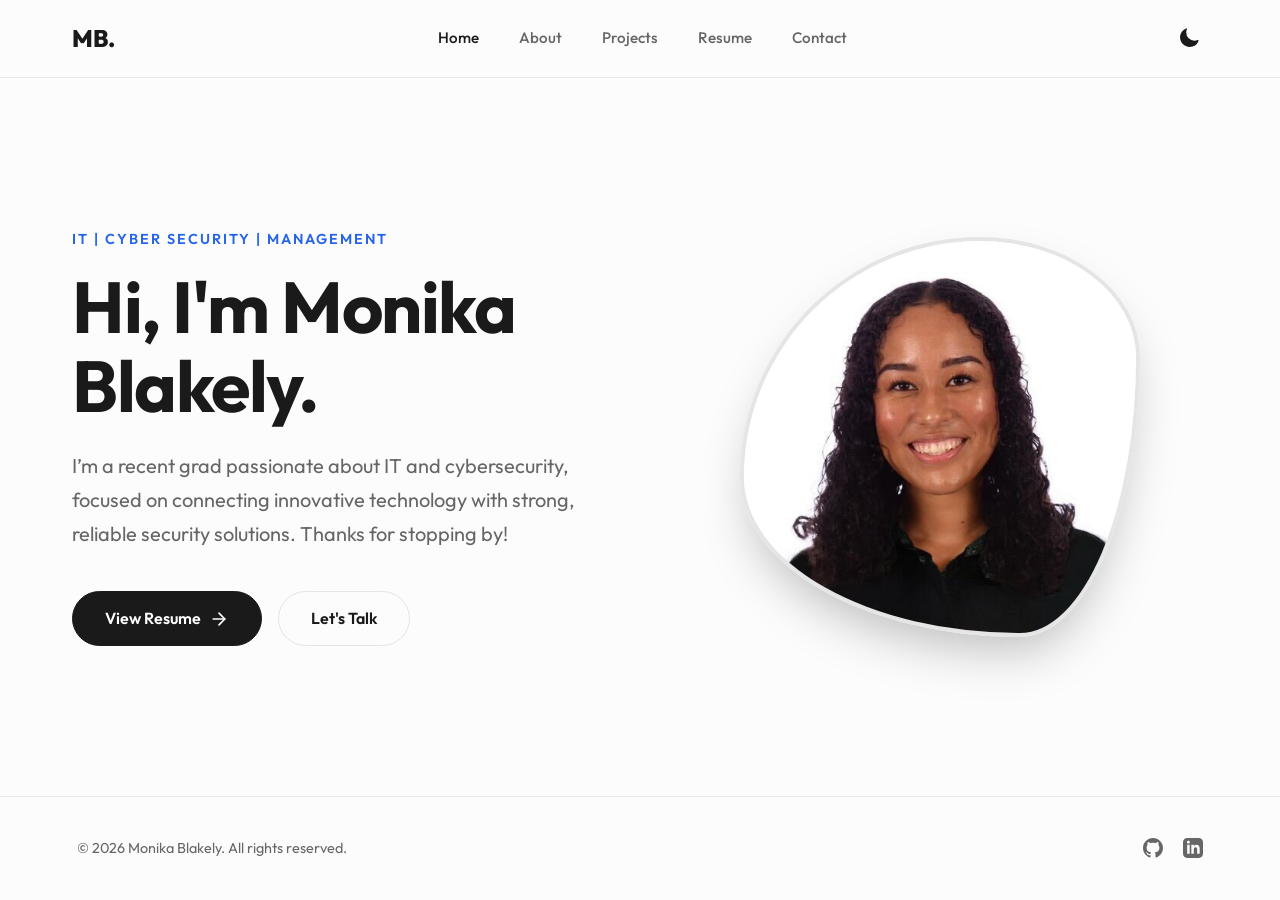
<file: index.html>
<!doctype html>
<html lang="en" data-theme="dark">
  <head>
    <meta charset="UTF-8" />
    <meta name="viewport" content="width=device-width, initial-scale=1" />
    <title>Monika Blakely | IT & Cyber Security Professional</title>

    <!-- SEO -->
    <meta name="description" content="Monika Blakely is an IT and Cyber Security professional based in Virginia, specializing in security architecture, IT management, and innovative technology solutions." />
    <meta name="author" content="Monika Blakely" />
    <meta name="robots" content="index, follow" />
    <link rel="canonical" href="https://monikablakely.github.io/portfolio/" />

    <!-- Open Graph -->
    <meta property="og:title" content="Monika Blakely | IT & Cyber Security Professional" />
    <meta property="og:description" content="I’m a recent grad passionate about IT and cybersecurity, focused on connecting innovative technology with strong, reliable security solutions. Thanks for stopping by my digital space." />
    <meta property="og:type" content="website" />
    <meta property="og:url" content="https://monikablakely.github.io/portfolio/" />

    <!-- Fonts -->
    <link rel="preconnect" href="https://fonts.googleapis.com" />
    <link rel="preconnect" href="https://fonts.gstatic.com" crossorigin />
    <link href="https://fonts.googleapis.com/css2?family=Outfit:wght@300;400;500;600;700;800&display=swap" rel="stylesheet" />

    <!-- Stylesheet -->
    <link rel="stylesheet" href="assets/css/styles.css" />
  </head>
  <body>
    <nav class="navbar" id="navbar">
      <div class="nav-container">
        <a href="index.html" class="nav-brand">MB.</a>

        <div class="nav-links" id="nav-links">
          <a href="index.html" class="active">Home</a>
          <a href="about.html">About</a>
          <a href="projects.html">Projects</a>
          <a href="resume.html">Resume</a>
          <a href="contact.html">Contact</a>
        </div>

        <div class="nav-controls">
          <button class="theme-toggle" id="theme-toggle" aria-label="Toggle Theme">
            <svg id="theme-icon" xmlns="http://www.w3.org/2000/svg" viewBox="0 0 24 24">
              <path
                d="M12 2.25a.75.75 0 0 1 .75.75v2.25a.75.75 0 0 1-1.5 0V3a.75.75 0 0 1 .75-.75ZM7.5 12a4.5 4.5 0 1 1 9 0 4.5 4.5 0 0 1-9 0ZM18.894 6.166a.75.75 0 0 0-1.06-1.06l-1.591 1.59a.75.75 0 1 0 1.06 1.061l1.591-1.59ZM21.75 12a.75.75 0 0 1-.75.75h-2.25a.75.75 0 0 1 0-1.5H21a.75.75 0 0 1 .75.75ZM17.834 18.894a.75.75 0 0 0 1.06-1.06l-1.59-1.591a.75.75 0 1 0-1.061 1.06l1.59 1.591ZM12 18.75a.75.75 0 0 1 .75.75V21a.75.75 0 0 1-1.5 0v-1.5a.75.75 0 0 1 .75-.75ZM6.166 18.894a.75.75 0 0 1-1.06-1.06l1.59-1.591a.75.75 0 1 1 1.061 1.06l-1.59 1.591ZM2.25 12a.75.75 0 0 1 .75-.75H5.25a.75.75 0 0 1 0 1.5H3a.75.75 0 0 1-.75-.75ZM6.166 6.166a.75.75 0 0 1 1.06-1.06l1.59 1.591a.75.75 0 1 1-1.061 1.06l-1.59-1.591Z"
              />
            </svg>
          </button>

          <button class="mobile-toggle" id="mobile-toggle" aria-label="Toggle Menu">
            <svg xmlns="http://www.w3.org/2000/svg" width="24" height="24" fill="none" viewBox="0 0 24 24" stroke="currentColor" stroke-width="2">
              <path stroke-linecap="round" stroke-linejoin="round" d="M4 6h16M4 12h16m-7 6h7" />
            </svg>
          </button>
        </div>
      </div>
    </nav>

    <main>
      <section class="hero">
        <div class="hero-content">
          <span class="hero-subtitle">IT | Cyber Security | Management</span>
          <h1 class="hero-title">Hi, I'm Monika Blakely.</h1>
          <p class="hero-desc">I’m a recent grad passionate about IT and cybersecurity, focused on connecting innovative technology with strong, reliable security solutions. Thanks for stopping by!</p>

          <div class="hero-actions">
            <a href="resume.html" class="btn-primary">
              View Resume
              <svg xmlns="http://www.w3.org/2000/svg" width="20" height="20" viewBox="0 0 24 24" fill="none" stroke="currentColor" stroke-width="2" stroke-linecap="round" stroke-linejoin="round">
                <line x1="5" y1="12" x2="19" y2="12"></line>
                <polyline points="12 5 19 12 12 19"></polyline>
              </svg>
            </a>
            <a href="contact.html" class="btn-secondary">Let's Talk</a>
          </div>
        </div>
        <div class="hero-image-wrapper">
          <img src="assets/images/profile.jpg" alt="Monika Blakely Profile" class="hero-image" />
        </div>
      </section>
    </main>

    <footer>
      <div class="footer-left">&copy; <span id="year">2026</span> Monika Blakely. All rights reserved.</div>
      <div class="socials">
        <a href="https://github.com/monikablakely" target="_blank" rel="noopener noreferrer" aria-label="GitHub">
          <svg xmlns="http://www.w3.org/2000/svg" width="20" height="20" viewBox="0 0 24 24" fill="currentColor">
            <path
              d="M12 0c-6.626 0-12 5.373-12 12 0 5.302 3.438 9.8 8.207 11.387.599.111.793-.261.793-.577v-2.234c-3.338.726-4.033-1.416-4.033-1.416-.546-1.387-1.333-1.756-1.333-1.756-1.089-.745.083-.729.083-.729 1.205.084 1.839 1.237 1.839 1.237 1.07 1.834 2.807 1.304 3.492.997.107-.775.418-1.305.762-1.604-2.665-.305-5.467-1.334-5.467-5.931 0-1.311.469-2.381 1.236-3.221-.124-.303-.535-1.524.117-3.176 0 0 1.008-.322 3.301 1.23.957-.266 1.983-.399 3.003-.404 1.02.005 2.047.138 3.006.404 2.291-1.552 3.297-1.23 3.297-1.23.653 1.653.242 2.874.118 3.176.77.84 1.235 1.911 1.235 3.221 0 4.609-2.807 5.624-5.479 5.921.43.372.823 1.102.823 2.222v3.293c0 .319.192.694.801.576 4.765-1.589 8.199-6.086 8.199-11.386 0-6.627-5.373-12-12-12z"
            />
          </svg>
        </a>
        <a href="https://www.linkedin.com/in/monikablakely/" target="_blank" rel="noopener noreferrer" aria-label="LinkedIn">
          <svg xmlns="http://www.w3.org/2000/svg" width="20" height="20" viewBox="0 0 24 24" fill="currentColor"><path d="M19 0h-14c-2.761 0-5 2.239-5 5v14c0 2.761 2.239 5 5 5h14c2.762 0 5-2.239 5-5v-14c0-2.761-2.238-5-5-5zm-11 19h-3v-11h3v11zm-1.5-12.268c-.966 0-1.75-.79-1.75-1.764s.784-1.764 1.75-1.764 1.75.79 1.75 1.764-.783 1.764-1.75 1.764zm13.5 12.268h-3v-5.604c0-3.368-4-3.113-4 0v5.604h-3v-11h3v1.765c1.396-2.586 7-2.777 7 2.476v6.759z" /></svg>
        </a>
      </div>
    </footer>

    <script src="assets/js/scripts.js"></script>
  </body>
</html>
</file>
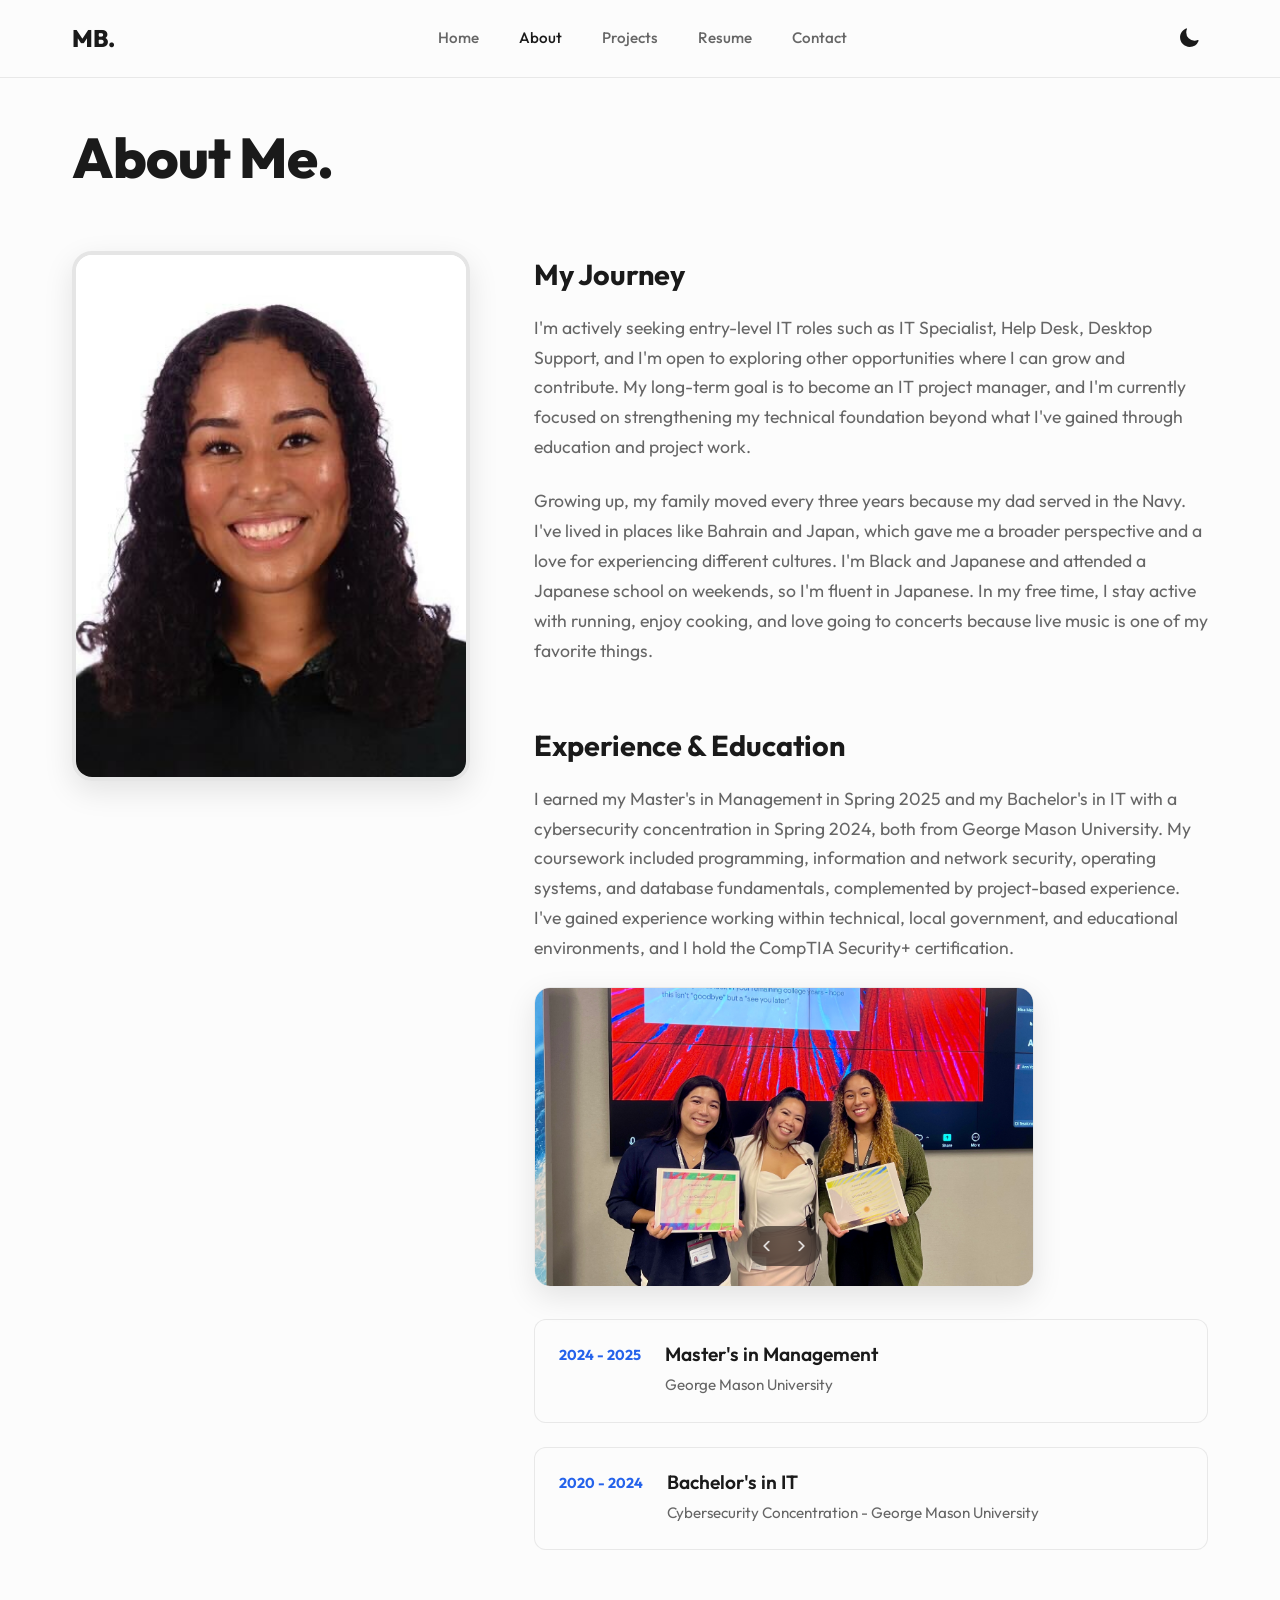
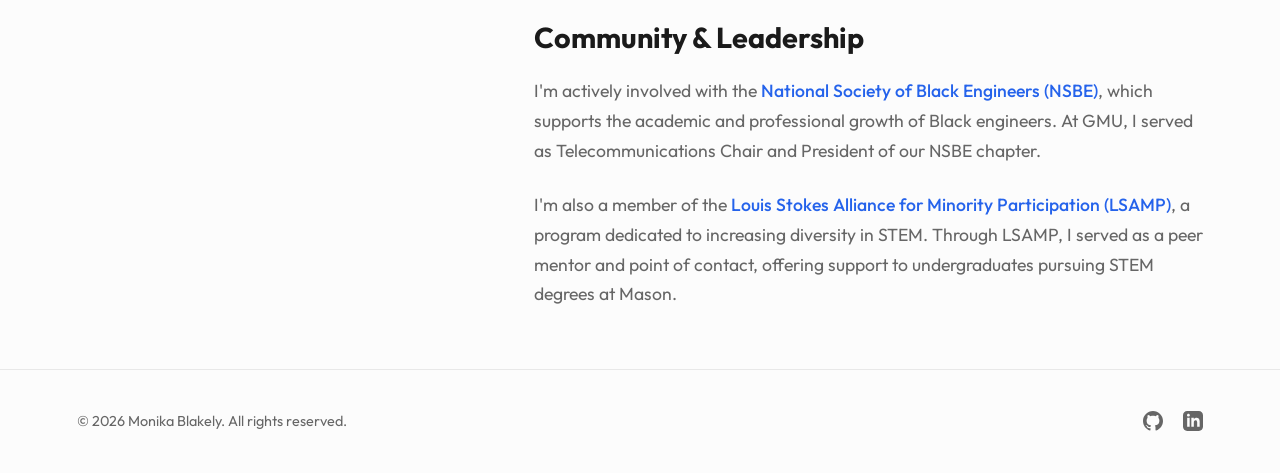
<file: about.html>
<!doctype html>
<html lang="en" data-theme="dark">
  <head>
    <meta charset="UTF-8" />
    <meta name="viewport" content="width=device-width, initial-scale=1" />
    <title>About | Monika Blakely</title>

    <!-- SEO -->
    <meta name="description" content="Learn about Monika Blakely — her journey from George Mason University to IT and Cyber Security, her experience, education, and community leadership." />
    <meta name="author" content="Monika Blakely" />
    <meta name="robots" content="index, follow" />
    <link rel="canonical" href="https://monikablakely.github.io/portfolio/about.html" />

    <!-- Open Graph -->
    <meta property="og:title" content="About | Monika Blakely" />
    <meta property="og:description" content="Learn about Monika Blakely — her journey from George Mason University to IT and Cyber Security, her experience, education, and community leadership." />
    <meta property="og:type" content="website" />
    <meta property="og:url" content="https://monikablakely.github.io/portfolio/about.html" />

    <!-- Fonts -->
    <link rel="preconnect" href="https://fonts.googleapis.com" />
    <link rel="preconnect" href="https://fonts.gstatic.com" crossorigin />
    <link href="https://fonts.googleapis.com/css2?family=Outfit:wght@300;400;500;600;700;800&display=swap" rel="stylesheet" />

    <!-- Stylesheet -->
    <link rel="stylesheet" href="assets/css/styles.css" />
  </head>
  <body>
    <nav class="navbar" id="navbar">
      <div class="nav-container">
        <a href="index.html" class="nav-brand">MB.</a>

        <div class="nav-links" id="nav-links">
          <a href="index.html" class="active">Home</a>
          <a href="about.html">About</a>
          <a href="projects.html">Projects</a>
          <a href="resume.html">Resume</a>
          <a href="contact.html">Contact</a>
        </div>

        <div class="nav-controls">
          <button class="theme-toggle" id="theme-toggle" aria-label="Toggle Theme">
            <svg id="theme-icon" xmlns="http://www.w3.org/2000/svg" viewBox="0 0 24 24">
              <path
                d="M12 2.25a.75.75 0 0 1 .75.75v2.25a.75.75 0 0 1-1.5 0V3a.75.75 0 0 1 .75-.75ZM7.5 12a4.5 4.5 0 1 1 9 0 4.5 4.5 0 0 1-9 0ZM18.894 6.166a.75.75 0 0 0-1.06-1.06l-1.591 1.59a.75.75 0 1 0 1.06 1.061l1.591-1.59ZM21.75 12a.75.75 0 0 1-.75.75h-2.25a.75.75 0 0 1 0-1.5H21a.75.75 0 0 1 .75.75ZM17.834 18.894a.75.75 0 0 0 1.06-1.06l-1.59-1.591a.75.75 0 1 0-1.061 1.06l1.59 1.591ZM12 18.75a.75.75 0 0 1 .75.75V21a.75.75 0 0 1-1.5 0v-1.5a.75.75 0 0 1 .75-.75ZM6.166 18.894a.75.75 0 0 1-1.06-1.06l1.59-1.591a.75.75 0 1 1 1.061 1.06l-1.59 1.591ZM2.25 12a.75.75 0 0 1 .75-.75H5.25a.75.75 0 0 1 0 1.5H3a.75.75 0 0 1-.75-.75ZM6.166 6.166a.75.75 0 0 1 1.06-1.06l1.59 1.591a.75.75 0 1 1-1.061 1.06l-1.59-1.591Z"
              />
            </svg>
          </button>

          <button class="mobile-toggle" id="mobile-toggle" aria-label="Toggle Menu">
            <svg xmlns="http://www.w3.org/2000/svg" width="24" height="24" fill="none" viewBox="0 0 24 24" stroke="currentColor" stroke-width="2">
              <path stroke-linecap="round" stroke-linejoin="round" d="M4 6h16M4 12h16m-7 6h7" />
            </svg>
          </button>
        </div>
      </div>
    </nav>

    <main class="page-main">
      <div class="page-container">
        <h1 class="page-title">About Me.</h1>

        <div class="about-grid">
          <div class="about-image-col">
            <div class="image-stack">
              <img src="assets/images/profile.jpg" alt="Monika Blakely" class="stack-img main-img" loading="lazy" />
            </div>
          </div>

          <div class="about-text-col">
            <h2 class="section-heading">My Journey</h2>
            <p class="section-text">I'm actively seeking entry-level IT roles such as IT Specialist, Help Desk, Desktop Support, and I'm open to exploring other opportunities where I can grow and contribute. My long-term goal is to become an IT project manager, and I'm currently focused on strengthening my technical foundation beyond what I've gained through education and project work.</p>
            <p class="section-text">Growing up, my family moved every three years because my dad served in the Navy. I've lived in places like Bahrain and Japan, which gave me a broader perspective and a love for experiencing different cultures. I'm Black and Japanese and attended a Japanese school on weekends, so I'm fluent in Japanese. In my free time, I stay active with running, enjoy cooking, and love going to concerts because live music is one of my favorite things.</p>

            <h2 class="section-heading mt-2">Experience & Education</h2>
            <p class="section-text">
              I earned my Master's in Management in Spring 2025 and my Bachelor's in IT with a cybersecurity concentration in Spring 2024, both from George Mason University. My coursework included programming, information and network security, operating systems, and database fundamentals, complemented by project-based experience. I've gained experience working within technical, local government, and educational environments, and I hold the CompTIA Security+ certification.
            </p>

            <div class="carousel" id="carousel">
              <div class="carousel-slides" id="carousel-slides">
                <img src="assets/images/gdit.jpg" alt="GDIT Experience" class="carousel-slide" loading="lazy" />
                <img src="assets/images/nsbe.jpg" alt="NSBE Experience" class="carousel-slide" loading="lazy" />
                <img src="assets/images/aws.jpg" alt="AWS Experience" class="carousel-slide" loading="lazy" />
              </div>
              <div class="carousel-controls">
                <button class="carousel-btn" id="prev" aria-label="Previous Slide">
                  <svg xmlns="http://www.w3.org/2000/svg" width="24" height="24" viewBox="0 0 24 24" fill="none" stroke="currentColor" stroke-width="2" stroke-linecap="round" stroke-linejoin="round" data-lucide="chevron-left" aria-hidden="true" style="width: 18px; height: 18px" class="lucide lucide-chevron-left"><path d="m15 18-6-6 6-6"></path></svg>
                </button>
                <button class="carousel-btn" id="next" aria-label="Next Slide">
                  <svg xmlns="http://www.w3.org/2000/svg" width="24" height="24" viewBox="0 0 24 24" fill="none" stroke="currentColor" stroke-width="2" stroke-linecap="round" stroke-linejoin="round" data-lucide="chevron-right" aria-hidden="true" style="width: 18px; height: 18px" class="lucide lucide-chevron-right"><path d="m9 18 6-6-6-6"></path></svg>
                </button>
              </div>
            </div>

            <div class="experience-list">
              <div class="exp-item">
                <span class="exp-year">2024 - 2025</span>
                <div class="exp-details">
                  <h3>Master's in Management</h3>
                  <p>George Mason University</p>
                </div>
              </div>
              <div class="exp-item">
                <span class="exp-year">2020 - 2024</span>
                <div class="exp-details">
                  <h3>Bachelor's in IT</h3>
                  <p>Cybersecurity Concentration - George Mason University</p>
                </div>
              </div>
            </div>

            <h2 class="section-heading mt-2">Community & Leadership</h2>
            <p class="section-text">I'm actively involved with the <a href="https://nsbe.org/" target="_blank" rel="noopener noreferrer" class="text-link">National Society of Black Engineers (NSBE)</a>, which supports the academic and professional growth of Black engineers. At GMU, I served as Telecommunications Chair and President of our NSBE chapter.</p>
            <p class="section-text">I'm also a member of the <a href="https://www.nsf.gov/funding/opportunities/lsamp-louis-stokes-alliances-minority-participation" target="_blank" rel="noopener noreferrer" class="text-link">Louis Stokes Alliance for Minority Participation (LSAMP)</a>, a program dedicated to increasing diversity in STEM. Through LSAMP, I served as a peer mentor and point of contact, offering support to undergraduates pursuing STEM degrees at Mason.</p>
          </div>
        </div>
      </div>
    </main>

    <footer>
      <div class="footer-left">&copy; <span id="year">2026</span> Monika Blakely. All rights reserved.</div>
      <div class="socials">
        <a href="https://github.com/monikablakely" target="_blank" rel="noopener noreferrer" aria-label="GitHub">
          <svg xmlns="http://www.w3.org/2000/svg" width="20" height="20" viewBox="0 0 24 24" fill="currentColor">
            <path
              d="M12 0c-6.626 0-12 5.373-12 12 0 5.302 3.438 9.8 8.207 11.387.599.111.793-.261.793-.577v-2.234c-3.338.726-4.033-1.416-4.033-1.416-.546-1.387-1.333-1.756-1.333-1.756-1.089-.745.083-.729.083-.729 1.205.084 1.839 1.237 1.839 1.237 1.07 1.834 2.807 1.304 3.492.997.107-.775.418-1.305.762-1.604-2.665-.305-5.467-1.334-5.467-5.931 0-1.311.469-2.381 1.236-3.221-.124-.303-.535-1.524.117-3.176 0 0 1.008-.322 3.301 1.23.957-.266 1.983-.399 3.003-.404 1.02.005 2.047.138 3.006.404 2.291-1.552 3.297-1.23 3.297-1.23.653 1.653.242 2.874.118 3.176.77.84 1.235 1.911 1.235 3.221 0 4.609-2.807 5.624-5.479 5.921.43.372.823 1.102.823 2.222v3.293c0 .319.192.694.801.576 4.765-1.589 8.199-6.086 8.199-11.386 0-6.627-5.373-12-12-12z"
            />
          </svg>
        </a>
        <a href="https://www.linkedin.com/in/monikablakely/" target="_blank" rel="noopener noreferrer" aria-label="LinkedIn">
          <svg xmlns="http://www.w3.org/2000/svg" width="20" height="20" viewBox="0 0 24 24" fill="currentColor"><path d="M19 0h-14c-2.761 0-5 2.239-5 5v14c0 2.761 2.239 5 5 5h14c2.762 0 5-2.239 5-5v-14c0-2.761-2.238-5-5-5zm-11 19h-3v-11h3v11zm-1.5-12.268c-.966 0-1.75-.79-1.75-1.764s.784-1.764 1.75-1.764 1.75.79 1.75 1.764-.783 1.764-1.75 1.764zm13.5 12.268h-3v-5.604c0-3.368-4-3.113-4 0v5.604h-3v-11h3v1.765c1.396-2.586 7-2.777 7 2.476v6.759z" /></svg>
        </a>
      </div>
    </footer>

    <script src="assets/js/scripts.js"></script>
  </body>
</html>
</file>
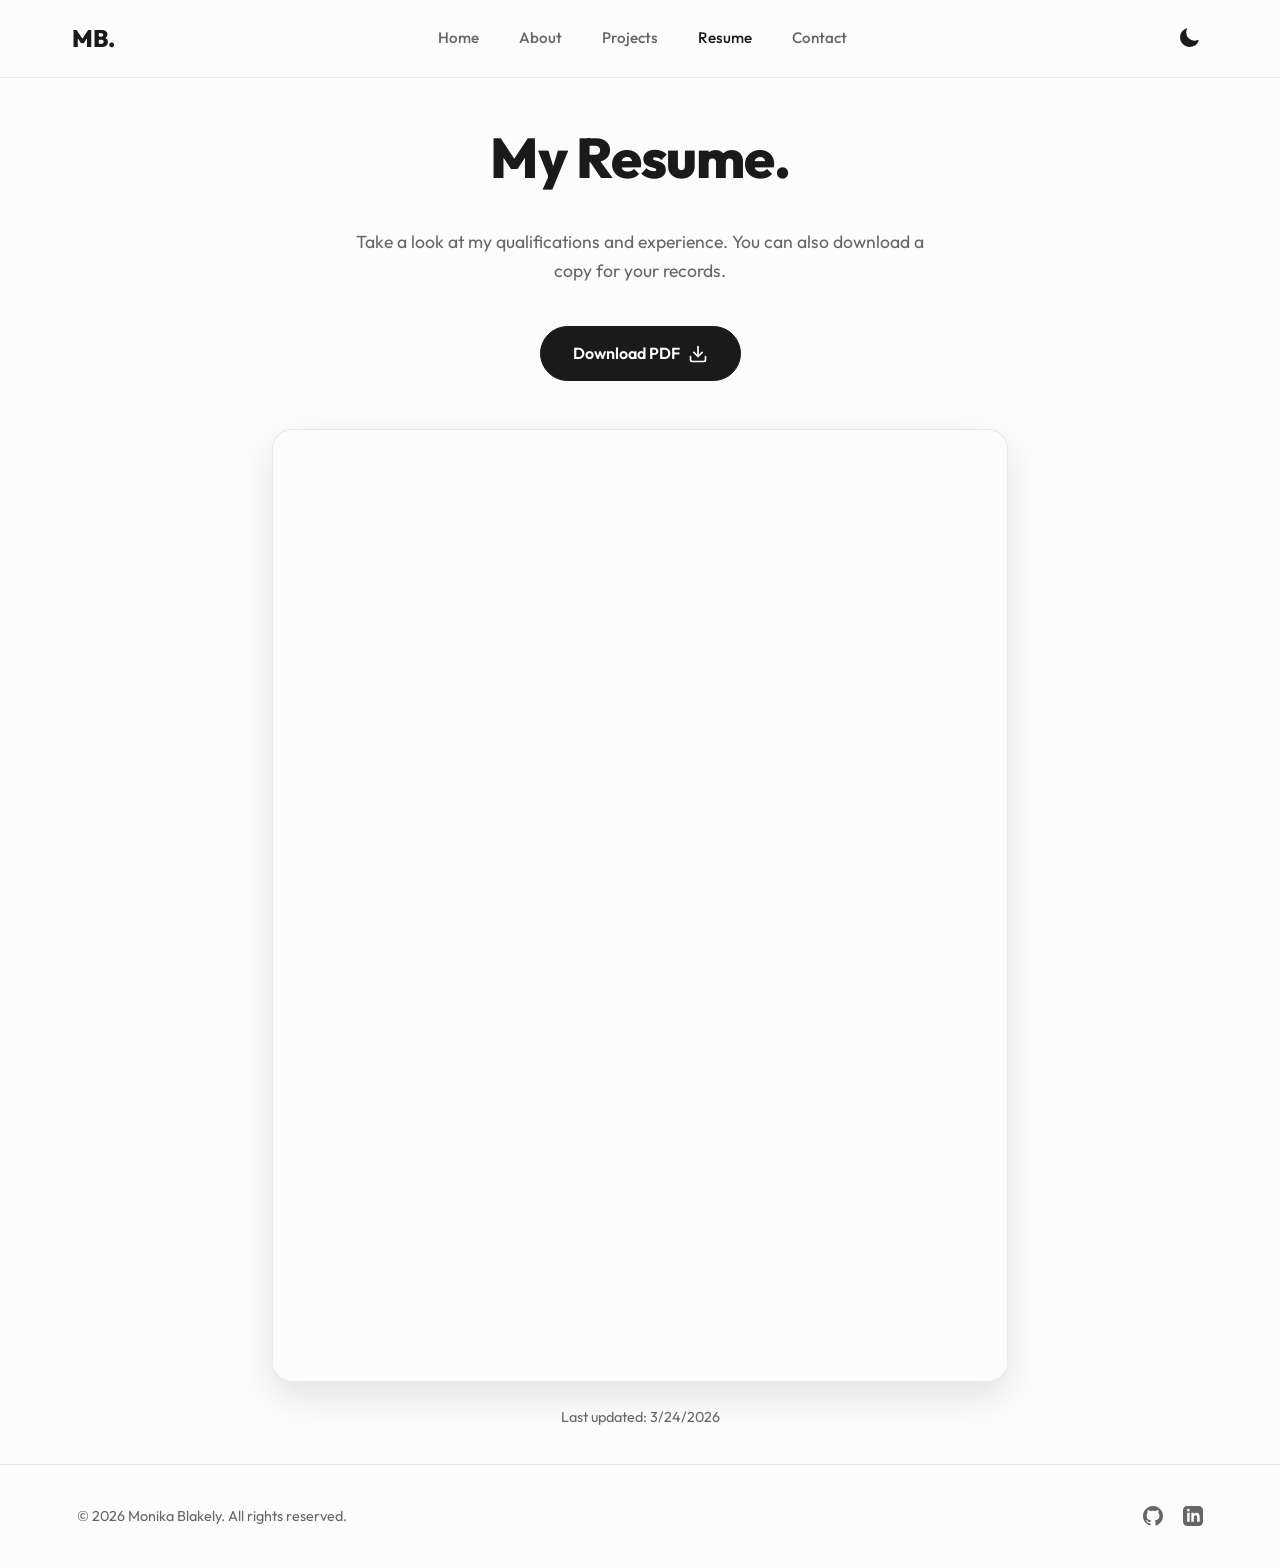
<file: resume.html>
<!doctype html>
<html lang="en" data-theme="dark">
  <head>
    <meta charset="UTF-8" />
    <meta name="viewport" content="width=device-width, initial-scale=1" />
    <title>Resume | Monika Blakely</title>

    <!-- SEO -->
    <meta name="description" content="View and download Monika Blakely's resume. CompTIA Security+ certified IT professional with a Master's in Management and Bachelor's in IT from George Mason University." />
    <meta name="author" content="Monika Blakely" />
    <meta name="robots" content="index, follow" />
    <link rel="canonical" href="https://monikablakely.github.io/technical-portfolio/assets/documents/monika-blakely-resume.pdf" />

    <!-- Open Graph -->
    <meta property="og:title" content="Resume | Monika Blakely" />
    <meta property="og:description" content="CompTIA Security+ certified IT professional with a Master's in Management and Bachelor's in IT from George Mason University." />
    <meta property="og:type" content="website" />
    <meta property="og:url" content="https://monikablakely.github.io/technical-portfolio/assets/documents/monika-blakely-resume.pdf" />

    <!-- Fonts -->
    <link rel="preconnect" href="https://fonts.googleapis.com" />
    <link rel="preconnect" href="https://fonts.gstatic.com" crossorigin />
    <link href="https://fonts.googleapis.com/css2?family=Outfit:wght@300;400;500;600;700;800&display=swap" rel="stylesheet" />

    <!-- Stylesheet -->
    <link rel="stylesheet" href="assets/css/styles.css" />
  </head>
  <body>
    <nav class="navbar" id="navbar">
      <div class="nav-container">
        <a href="index.html" class="nav-brand">MB.</a>

        <div class="nav-links" id="nav-links">
          <a href="index.html" class="active">Home</a>
          <a href="about.html">About</a>
          <a href="projects.html">Projects</a>
          <a href="resume.html">Resume</a>
          <a href="contact.html">Contact</a>
        </div>

        <div class="nav-controls">
          <button class="theme-toggle" id="theme-toggle" aria-label="Toggle Theme">
            <svg id="theme-icon" xmlns="http://www.w3.org/2000/svg" viewBox="0 0 24 24">
              <path
                d="M12 2.25a.75.75 0 0 1 .75.75v2.25a.75.75 0 0 1-1.5 0V3a.75.75 0 0 1 .75-.75ZM7.5 12a4.5 4.5 0 1 1 9 0 4.5 4.5 0 0 1-9 0ZM18.894 6.166a.75.75 0 0 0-1.06-1.06l-1.591 1.59a.75.75 0 1 0 1.06 1.061l1.591-1.59ZM21.75 12a.75.75 0 0 1-.75.75h-2.25a.75.75 0 0 1 0-1.5H21a.75.75 0 0 1 .75.75ZM17.834 18.894a.75.75 0 0 0 1.06-1.06l-1.59-1.591a.75.75 0 1 0-1.061 1.06l1.59 1.591ZM12 18.75a.75.75 0 0 1 .75.75V21a.75.75 0 0 1-1.5 0v-1.5a.75.75 0 0 1 .75-.75ZM6.166 18.894a.75.75 0 0 1-1.06-1.06l1.59-1.591a.75.75 0 1 1 1.061 1.06l-1.59 1.591ZM2.25 12a.75.75 0 0 1 .75-.75H5.25a.75.75 0 0 1 0 1.5H3a.75.75 0 0 1-.75-.75ZM6.166 6.166a.75.75 0 0 1 1.06-1.06l1.59 1.591a.75.75 0 1 1-1.061 1.06l-1.59-1.591Z"
              />
            </svg>
          </button>

          <button class="mobile-toggle" id="mobile-toggle" aria-label="Toggle Menu">
            <svg xmlns="http://www.w3.org/2000/svg" width="24" height="24" fill="none" viewBox="0 0 24 24" stroke="currentColor" stroke-width="2">
              <path stroke-linecap="round" stroke-linejoin="round" d="M4 6h16M4 12h16m-7 6h7" />
            </svg>
          </button>
        </div>
      </div>
    </nav>

    <main class="page-main">
      <div class="page-container" style="max-width: 800px; text-align: center">
        <h1 class="page-title" style="margin-bottom: 1.5rem">My Resume.</h1>

        <p class="section-text" style="max-width: 600px; margin: 0 auto 2.5rem">Take a look at my qualifications and experience. You can also download a copy for your records.</p>

        <div class="resume-actions" style="margin-bottom: 3rem">
          <a href="https://monikablakely.github.io/technical-portfolio/assets/documents/monika-blakely-resume.pdf" class="btn-primary" download>
            Download PDF
            <svg xmlns="http://www.w3.org/2000/svg" width="20" height="20" viewBox="0 0 24 24" fill="none" stroke="currentColor" stroke-width="2" stroke-linecap="round" stroke-linejoin="round">
              <path d="M21 15v4a2 2 0 0 1-2 2H5a2 2 0 0 1-2-2v-4"></path>
              <polyline points="7 10 12 15 17 10"></polyline>
              <line x1="12" y1="15" x2="12" y2="3"></line>
            </svg>
          </a>
        </div>

        <div class="resume-container">
          <iframe src="https://monikablakely.github.io/technical-portfolio/assets/documents/monika-blakely-resume.pdf" class="resume-frame" title="Monika Blakely Resume" allowfullscreen></iframe>
        </div>

        <p class="updated-note">Last updated: 3/24/2026</p>
      </div>
    </main>

    <footer>
      <div class="footer-left">&copy; <span id="year">2026</span> Monika Blakely. All rights reserved.</div>
      <div class="socials">
        <a href="https://github.com/monikablakely" target="_blank" rel="noopener noreferrer" aria-label="GitHub">
          <svg xmlns="http://www.w3.org/2000/svg" width="20" height="20" viewBox="0 0 24 24" fill="currentColor">
            <path
              d="M12 0c-6.626 0-12 5.373-12 12 0 5.302 3.438 9.8 8.207 11.387.599.111.793-.261.793-.577v-2.234c-3.338.726-4.033-1.416-4.033-1.416-.546-1.387-1.333-1.756-1.333-1.756-1.089-.745.083-.729.083-.729 1.205.084 1.839 1.237 1.839 1.237 1.07 1.834 2.807 1.304 3.492.997.107-.775.418-1.305.762-1.604-2.665-.305-5.467-1.334-5.467-5.931 0-1.311.469-2.381 1.236-3.221-.124-.303-.535-1.524.117-3.176 0 0 1.008-.322 3.301 1.23.957-.266 1.983-.399 3.003-.404 1.02.005 2.047.138 3.006.404 2.291-1.552 3.297-1.23 3.297-1.23.653 1.653.242 2.874.118 3.176.77.84 1.235 1.911 1.235 3.221 0 4.609-2.807 5.624-5.479 5.921.43.372.823 1.102.823 2.222v3.293c0 .319.192.694.801.576 4.765-1.589 8.199-6.086 8.199-11.386 0-6.627-5.373-12-12-12z"
            />
          </svg>
        </a>
        <a href="https://www.linkedin.com/in/monikablakely/" target="_blank" rel="noopener noreferrer" aria-label="LinkedIn">
          <svg xmlns="http://www.w3.org/2000/svg" width="20" height="20" viewBox="0 0 24 24" fill="currentColor"><path d="M19 0h-14c-2.761 0-5 2.239-5 5v14c0 2.761 2.239 5 5 5h14c2.762 0 5-2.239 5-5v-14c0-2.761-2.238-5-5-5zm-11 19h-3v-11h3v11zm-1.5-12.268c-.966 0-1.75-.79-1.75-1.764s.784-1.764 1.75-1.764 1.75.79 1.75 1.764-.783 1.764-1.75 1.764zm13.5 12.268h-3v-5.604c0-3.368-4-3.113-4 0v5.604h-3v-11h3v1.765c1.396-2.586 7-2.777 7 2.476v6.759z" /></svg>
        </a>
      </div>
    </footer>

    <script src="assets/js/scripts.js"></script>
  </body>
</html>
</file>
<file: assets/css/styles.css>
:root {
  /* Light Theme */
  --bg-color: #fcfcfc;
  --text-main: #1a1a1a;
  --text-muted: #666666;
  --accent: #2563eb;
  --nav-bg: rgba(252, 252, 252, 0.85);
  --nav-border: rgba(0, 0, 0, 0.08);
  --card-bg: #fff;
  --btn-bg: #1a1a1a;
  --btn-text: #ffffff;
  --btn-hover: #333333;
  --btn-sec-bg: transparent;
  --btn-sec-text: #1a1a1a;
  --btn-sec-border: #e5e5e5;
  --btn-sec-hover: #f5f5f5;
}

[data-theme="dark"] {
  /* Dark Theme */
  --bg-color: #0d0d0d;
  --text-main: #f2f2f2;
  --text-muted: #a1a1aa;
  --accent: #60a5fa;
  --nav-bg: rgba(13, 13, 13, 0.85);
  --nav-border: rgba(255, 255, 255, 0.08);
  --card-bg: #161616;
  --btn-bg: #f2f2f2;
  --btn-text: #0d0d0d;
  --btn-hover: #d4d4d4;
  --btn-sec-bg: transparent;
  --btn-sec-text: #f2f2f2;
  --btn-sec-border: #333333;
  --btn-sec-hover: #1a1a1a;
}

* {
  margin: 0;
  padding: 0;
  box-sizing: border-box;
}

body {
  font-family: "Outfit", sans-serif;
  background-color: var(--bg-color);
  color: var(--text-main);
  line-height: 1.6;
  transition:
    background-color 0.4s ease,
    color 0.4s ease;
  min-height: 100vh;
  display: flex;
  flex-direction: column;
}

::selection {
  background: var(--accent);
  color: #fff;
}

/* Navigation */
.navbar {
  position: sticky;
  top: 0;
  width: 100%;
  background: var(--nav-bg);
  backdrop-filter: blur(12px);
  -webkit-backdrop-filter: blur(12px);
  border-bottom: 1px solid var(--nav-border);
  z-index: 1000;
  transition:
    background 0.4s ease,
    border-color 0.4s ease,
    padding 0.3s ease;
}

.nav-container {
  width: 100%;
  max-width: 1200px;
  margin: 0 auto;
  padding: 1.2rem 2rem;
  display: flex;
  justify-content: space-between;
  align-items: center;
}

.nav-brand {
  font-size: 1.5rem;
  font-weight: 800;
  letter-spacing: -0.5px;
  text-decoration: none;
  color: var(--text-main);
}

.nav-links {
  display: flex;
  gap: 2.5rem;
  align-items: center;
}

.nav-links a {
  text-decoration: none;
  color: var(--text-muted);
  font-weight: 500;
  font-size: 0.95rem;
  transition: color 0.3s ease;
  position: relative;
}

.nav-links a:hover,
.nav-links a.active {
  color: var(--text-main);
}

.nav-controls {
  display: flex;
  align-items: center;
  gap: 1rem;
}

/* Theme Toggle */
.theme-toggle {
  background: none;
  border: none;
  color: var(--text-main);
  cursor: pointer;
  display: flex;
  align-items: center;
  justify-content: center;
  padding: 0.5rem;
  border-radius: 50%;
  transition:
    background-color 0.3s ease,
    transform 0.3s ease;
}

.theme-toggle:hover {
  background-color: var(--nav-border);
  transform: scale(1.05);
}

.theme-toggle svg {
  width: 22px;
  height: 22px;
  fill: currentColor;
}

.mobile-toggle {
  display: none;
  background: none;
  border: none;
  color: var(--text-main);
  cursor: pointer;
  padding: 0.5rem;
}

/* Main Content (Hero) */
main {
  flex: 1;
  display: flex;
  align-items: center;
  justify-content: center;
}

.hero {
  max-width: 1200px;
  padding: 1.2rem 2rem;
  width: 100%;
  display: flex;
  align-items: center;
  justify-content: space-between;
  gap: 4rem;
  text-align: left;
  animation: fadeUp 1s cubic-bezier(0.16, 1, 0.3, 1) forwards;
  opacity: 0;
  transform: translateY(30px);
}

.hero-content {
  flex: 1;
  max-width: 600px;
}

.hero-image-wrapper {
  flex: 1;
  display: flex;
  justify-content: center;
  align-items: center;
  position: relative;
}

.hero-image {
  width: 100%;
  max-width: 400px;
  height: 400px;
  object-fit: cover;
  border-radius: 60% 40% 30% 70% / 60% 30% 70% 40%;
  box-shadow: 0 25px 50px -12px rgba(0, 0, 0, 0.25);
  border: 4px solid var(--btn-sec-border);
  animation: blob-morph 12s ease-in-out infinite;
  transition:
    transform 0.4s ease,
    border-color 0.4s ease;
}

.hero-image:hover {
  transform: translateY(-10px) scale(1.02);
  border-color: var(--accent);
}

@keyframes blob-morph {
  0%,
  100% {
    border-radius: 60% 40% 30% 70% / 60% 30% 70% 40%;
  }
  33% {
    border-radius: 30% 60% 70% 40% / 50% 60% 30% 60%;
  }
  66% {
    border-radius: 73% 27% 41% 59% / 40% 58% 42% 50%;
  }
}

.hero-subtitle {
  font-size: 0.9rem;
  font-weight: 600;
  color: var(--accent);
  margin-bottom: 1rem;
  letter-spacing: 2px;
  text-transform: uppercase;
  display: block;
}

.hero-title {
  font-size: 4.5rem;
  font-weight: 700;
  line-height: 1.1;
  margin-bottom: 1.5rem;
  letter-spacing: -1.5px;
  color: var(--text-main);
}

.hero-desc {
  font-size: 1.25rem;
  color: var(--text-muted);
  max-width: 650px;
  margin-bottom: 2.5rem;
  line-height: 1.7;
}

.hero-actions {
  display: flex;
  gap: 1rem;
  align-items: center;
}

.btn-primary,
.btn-secondary {
  display: inline-flex;
  align-items: center;
  gap: 0.5rem;
  cursor: pointer;
  padding: 0.85rem 2rem;
  border-radius: 50px;
  text-decoration: none;
  font-weight: 600;
  font-size: 1rem;
  transition: all 0.3s ease;
}

.btn-primary {
  background-color: var(--btn-bg);
  color: var(--btn-text);
  border: 1px solid var(--btn-bg);
}

.btn-primary:hover {
  background-color: var(--btn-hover);
  border-color: var(--btn-hover);
  transform: translateY(-2px);
  box-shadow: 0 10px 20px rgba(0, 0, 0, 0.1);
}

.btn-primary svg {
  transition: transform 0.3s ease;
}

.btn-primary:hover svg {
  transform: translateX(5px);
}

.btn-secondary {
  background-color: var(--btn-sec-bg);
  color: var(--btn-sec-text);
  border: 1px solid var(--btn-sec-border);
}

.btn-secondary:hover {
  background-color: var(--btn-sec-hover);
  border-color: var(--text-muted);
  transform: translateY(-2px);
}

/* Footer */
footer {
  padding: 2.5rem 6%;
  display: flex;
  justify-content: space-between;
  align-items: center;
  border-top: 1px solid var(--nav-border);
  font-size: 0.9rem;
  color: var(--text-muted);
}

.socials {
  display: flex;
  gap: 1.25rem;
}

.socials a {
  color: var(--text-muted);
  transition:
    color 0.3s ease,
    transform 0.3s ease;
  display: flex;
}

.socials a:hover {
  color: var(--text-main);
  transform: translateY(-2px);
}

/* Page Shared Layout */
.page-main {
  padding: 1rem 0;
}

.page-container {
  max-width: 1200px;
  width: 100%;
  margin: 0 auto;
  padding: 1.2rem 2rem;
  animation: fadeUp 1s cubic-bezier(0.16, 1, 0.3, 1) forwards;
  opacity: 0;
  transform: translateY(30px);
}

.page-title {
  font-size: 3.5rem;
  font-weight: 800;
  margin-bottom: 3rem;
  letter-spacing: -1px;
}

.section-heading {
  font-size: 1.8rem;
  font-weight: 700;
  margin-bottom: 1rem;
  color: var(--text-main);
  position: relative;
  display: inline-block;
}

.section-heading.mt-2 {
  margin-top: 2rem;
}

.section-text {
  font-size: 1.1rem;
  color: var(--text-muted);
  margin-bottom: 1.5rem;
  line-height: 1.7;
}

.text-link {
  color: var(--accent);
  text-decoration: none;
  font-weight: 500;
  transition: color 0.3s ease;
}

.text-link:hover {
  color: var(--text-main);
  text-decoration: underline;
}

/* About Page Specific Layout */
.about-grid {
  display: flex;
  gap: 4rem;
  align-items: flex-start;
}

.about-image-col {
  flex: 0 0 35%;
  position: sticky;
  top: 8rem;
}

.about-text-col {
  flex: 1;
}

.image-stack {
  position: relative;
  width: 100%;
  aspect-ratio: 3/4;
}

.stack-img {
  width: 100%;
  height: 100%;
  object-fit: cover;
  border-radius: 20px;
  box-shadow: 0 10px 30px rgba(0, 0, 0, 0.1);
  border: 4px solid var(--btn-sec-border);
  transition: transform 0.3s ease;
}

.stack-img:hover {
  transform: scale(1.02);
}

.experience-list {
  display: flex;
  flex-direction: column;
  gap: 1.5rem;
  margin-top: 1rem;
  margin-bottom: 2rem;
}

.exp-item {
  display: flex;
  gap: 1.5rem;
  padding: 1.5rem;
  background-color: var(--nav-bg);
  border: 1px solid var(--nav-border);
  border-radius: 12px;
  transition:
    transform 0.3s ease,
    box-shadow 0.3s ease;
}

.exp-item:hover {
  transform: translateY(-3px);
  box-shadow: 0 5px 15px rgba(0, 0, 0, 0.05);
  border-color: var(--nav-border);
}

.exp-year {
  font-weight: 700;
  color: var(--accent);
  font-size: 0.9rem;
  white-space: nowrap;
}

.exp-details h3 {
  font-size: 1.2rem;
  font-weight: 600;
  margin-bottom: 0.2rem;
  margin-top: -0.3rem;
  color: var(--text-main);
}

.exp-details p {
  color: var(--text-muted);
  font-size: 0.95rem;
}

/* Projects Page Layout */
.projects-grid {
  display: grid;
  grid-template-columns: repeat(auto-fill, minmax(300px, 1fr));
  gap: 2.5rem;
  margin-top: 1rem;
}

.project-card {
  background: var(--card-bg);
  border: 1px solid var(--nav-border);
  border-radius: 20px;
  overflow: hidden;
  display: flex;
  flex-direction: column;
  box-shadow: 0 3px 6px rgba(0, 0, 0, 0.05);
  transition:
    transform 0.4s ease,
    box-shadow 0.4s ease,
    border-color 0.4s ease;
}

.project-card:hover {
  transform: translateY(-8px);
  box-shadow: 0 15px 35px rgba(0, 0, 0, 0.1);
  border-color: var(--accent);
}

.project-img-wrapper {
  position: relative;
  width: 100%;
  aspect-ratio: 16/10;
  overflow: hidden;
}

.project-img {
  width: 100%;
  height: 100%;
  object-fit: cover;
  transition: transform 0.6s ease;
}

.project-card:hover .project-img {
  transform: scale(1.05);
}

.project-overlay {
  position: absolute;
  top: 0;
  left: 0;
  width: 100%;
  height: 100%;
  background: rgba(0, 0, 0, 0.65);
  display: flex;
  align-items: center;
  justify-content: center;
  opacity: 0;
  transition: opacity 0.3s ease;
  backdrop-filter: blur(2px);
  -webkit-backdrop-filter: blur(2px);
}

.project-card:hover .project-overlay {
  opacity: 1;
}

.overlay-btn {
  background: var(--bg-color);
  color: var(--text-main);
  padding: 0.75rem 1.5rem;
  border-radius: 30px;
  font-weight: 600;
  display: flex;
  align-items: center;
  gap: 0.5rem;
  transform: translateY(20px);
  transition:
    transform 0.3s ease,
    background 0.3s ease,
    color 0.3s ease;
  text-decoration: none;
}

.project-card:hover .overlay-btn {
  transform: translateY(0);
}

.overlay-btn:hover {
  background: var(--accent);
  color: #fff;
}

.project-status-overlay {
  background: rgba(0, 0, 0, 0.5);
  color: #fff;
  padding: 0.75rem 1.5rem;
  border-radius: 30px;
  font-weight: 600;
  transform: translateY(20px);
  transition: transform 0.3s ease;
  display: inline-block;
}

.project-card:hover .project-status-overlay {
  transform: translateY(0);
}

.project-info {
  padding: 1.5rem;
  display: flex;
  flex-direction: column;
  flex: 1;
}

.project-title {
  font-size: 1.4rem;
  font-weight: 700;
  margin-bottom: 0.8rem;
  color: var(--text-main);
  line-height: 1.3;
}

.project-desc {
  font-size: 1rem;
  color: var(--text-muted);
  margin-bottom: 1.5rem;
  flex: 1;
}

.project-tags {
  display: flex;
  flex-wrap: wrap;
  gap: 0.5rem;
  margin-top: auto;
}

.tag {
  background: var(--btn-sec-border);
  border: 1px solid var(--nav-border);
  padding: 0.25rem 0.75rem;
  border-radius: 20px;
  font-size: 0.8rem;
  font-weight: 500;
  color: var(--text-main);
}

/* Carousel */
.carousel {
  position: relative;
  width: 100%;
  max-width: 500px;
  height: 300px;
  border-radius: 16px;
  overflow: hidden;
  box-shadow: 0 10px 30px rgba(0, 0, 0, 0.1);
  margin-bottom: 2rem;
  border: 1px solid var(--nav-border);
}

.carousel-slides {
  position: relative;
  width: 100%;
  height: 100%;
}

.carousel-slide {
  position: absolute;
  inset: 0;
  width: 100%;
  height: 100%;
  object-fit: cover;
  opacity: 0;
  transition: opacity 0.5s ease;
  pointer-events: none;
}

.carousel-slide.active {
  opacity: 1;
  pointer-events: auto;
}

.carousel-controls {
  position: absolute;
  bottom: 20px;
  left: 50%;
  transform: translateX(-50%);
  display: flex;
  gap: 5px;
  z-index: 10;
  background: rgba(0, 0, 0, 0.5);
  padding: 5px;
  border-radius: 50px;
  backdrop-filter: blur(10px);
}

.carousel-btn {
  background: none;
  border: none;
  color: white;
  cursor: pointer;
  display: flex;
  align-items: center;
  justify-content: center;
  width: 30px;
  height: 30px;
  border-radius: 50%;
  transition: all 0.3s ease;
}

.carousel-btn:hover {
  background: rgba(255, 255, 255, 0.2);
}

/* Resume Layout */
.resume-container {
  width: 100%;
  aspect-ratio: 8.5/11;
  max-width: 800px;
  background: var(--nav-bg);
  border: 1px solid var(--nav-border);
  border-radius: 20px;
  overflow: hidden;
  margin: 0 auto 1.5rem;
  box-shadow: 0 15px 35px rgba(0, 0, 0, 0.1);
}

.resume-frame {
  width: 100%;
  height: 100%;
  border: none;
}

.updated-note {
  font-size: 0.9rem;
  color: var(--text-muted);
}

/* Contact Layout */
.contact-page .page-title {
  margin-bottom: 0;
}

.contact-page .section-text {
  margin-bottom: 3rem;
}

.contact-grid {
  display: grid;
  grid-template-columns: 1fr 1fr;
  gap: 4rem;
  align-items: flex-start;
}

.contact-info {
  display: flex;
  flex-direction: column;
}

.info-items {
  display: flex;
  flex-direction: column;
  gap: 1.5rem;
}

.info-item {
  display: flex;
  align-items: center;
  gap: 1.5rem;
  padding: 1.5rem;
  background: var(--nav-bg);
  border: 1px solid var(--nav-border);
  border-radius: 16px;
  text-decoration: none;
  transition:
    transform 0.3s cubic-bezier(0.16, 1, 0.3, 1),
    box-shadow 0.3s ease,
    border-color 0.3s ease;
}

.text-link-card.info-item:hover {
  transform: translateY(-5px);
  box-shadow: 0 15px 35px rgba(0, 0, 0, 0.1);
  border-color: var(--accent);
}

.text-link-card.info-item:hover .info-icon {
  background: var(--accent);
  color: #fff;
}

.info-icon {
  width: 55px;
  height: 55px;
  border-radius: 50%;
  background: var(--btn-sec-border);
  display: flex;
  align-items: center;
  justify-content: center;
  color: var(--accent);
  flex-shrink: 0;
  transition:
    background 0.3s ease,
    color 0.3s ease;
}

.info-details h3 {
  font-size: 1.1rem;
  font-weight: 700;
  margin-bottom: 0.2rem;
  color: var(--text-main);
}

.info-details p {
  color: var(--text-muted);
  font-size: 0.95rem;
}

.contact-card {
  background: var(--card-bg);
  border: 1px solid var(--nav-border);
  border-radius: 20px;
  padding: 2.5rem;
  box-shadow: 0 10px 30px rgba(0, 0, 0, 0.05);
  text-align: left;
}

.form-group {
  margin-bottom: 1.5rem;
}

.form-group label {
  display: block;
  margin-bottom: 0.5rem;
  font-weight: 600;
  color: var(--text-main);
}

.form-control {
  width: 100%;
  padding: 1rem;
  border-radius: 12px;
  border: 1px solid var(--nav-border);
  background: var(--bg-color);
  color: var(--text-main);
  font-family: inherit;
  font-size: 1rem;
  transition:
    border-color 0.3s ease,
    box-shadow 0.3s ease;
}

.form-control:focus {
  outline: none;
  border-color: var(--accent);
  box-shadow: 0 0 0 3px rgba(37, 99, 235, 0.1);
}

.w-100 {
  width: 100%;
  justify-content: center;
}

.form-status {
  margin-top: 1rem;
  text-align: center;
  font-size: 0.95rem;
  font-weight: 500;
}

.form-status.success {
  color: #10b981;
}

.form-status.error {
  color: #ef4444;
}

/* Animations */
@keyframes fadeUp {
  to {
    opacity: 1;
    transform: translateY(0);
  }
}

/* Responsive */
@media (max-width: 992px) {
  .hero {
    flex-direction: column-reverse;
    text-align: center;
    gap: 3rem;
    padding-block: 4rem;
  }

  .hero-content {
    display: flex;
    flex-direction: column;
    align-items: center;
  }

  .hero-actions {
    align-items: center;
  }

  .contact-grid {
    grid-template-columns: 1fr;
    gap: 2.5rem;
  }
}

@media (max-width: 768px) {
  .navbar .nav-container {
    padding: 1rem 5%;
  }

  .nav-links {
    display: flex;
    position: fixed;
    top: 0;
    left: 0;
    width: 100%;
    height: 100vh;
    background: rgba(252, 252, 252, 1);
    flex-direction: column;
    justify-content: center;
    align-items: center;
    padding: 0;
    border: none;
    gap: 2.5rem;
    opacity: 0;
    pointer-events: none;
    transition: opacity 0.4s ease;
    z-index: 900;
  }

  [data-theme="dark"] .nav-links {
    background: rgba(13, 13, 13, 1);
  }

  .nav-links.active {
    opacity: 1;
    pointer-events: auto;
  }

  .nav-links a {
    font-size: 2rem;
    font-weight: 700;
    font-family: inherit;
    color: var(--text-muted);
    transition:
      color 0.3s ease,
      transform 0.3s ease;
  }

  .nav-links a:hover,
  .nav-links a.active {
    color: var(--text-main);
    transform: translateX(10px);
  }

  .mobile-toggle {
    display: block;
    z-index: 999;
  }

  .hero-title {
    font-size: 3rem;
  }

  .hero-desc {
    font-size: 1.1rem;
  }

  .hero-actions {
    flex-direction: column;
    align-items: center;
  }

  .hero-image {
    max-width: 250px;
    height: 250px;
  }

  footer {
    flex-direction: column-reverse;
    gap: 1.5rem;
    text-align: center;
  }

  .about-grid {
    flex-direction: column;
    gap: 2rem;
  }

  .about-image-col {
    position: static;
    max-width: 400px;
    margin: 0 auto;
  }

  .exp-item {
    flex-direction: column;
    gap: 0.5rem;
  }

  .projects-grid {
    grid-template-columns: 1fr;
    gap: 1.5rem;
  }
}
</file>
